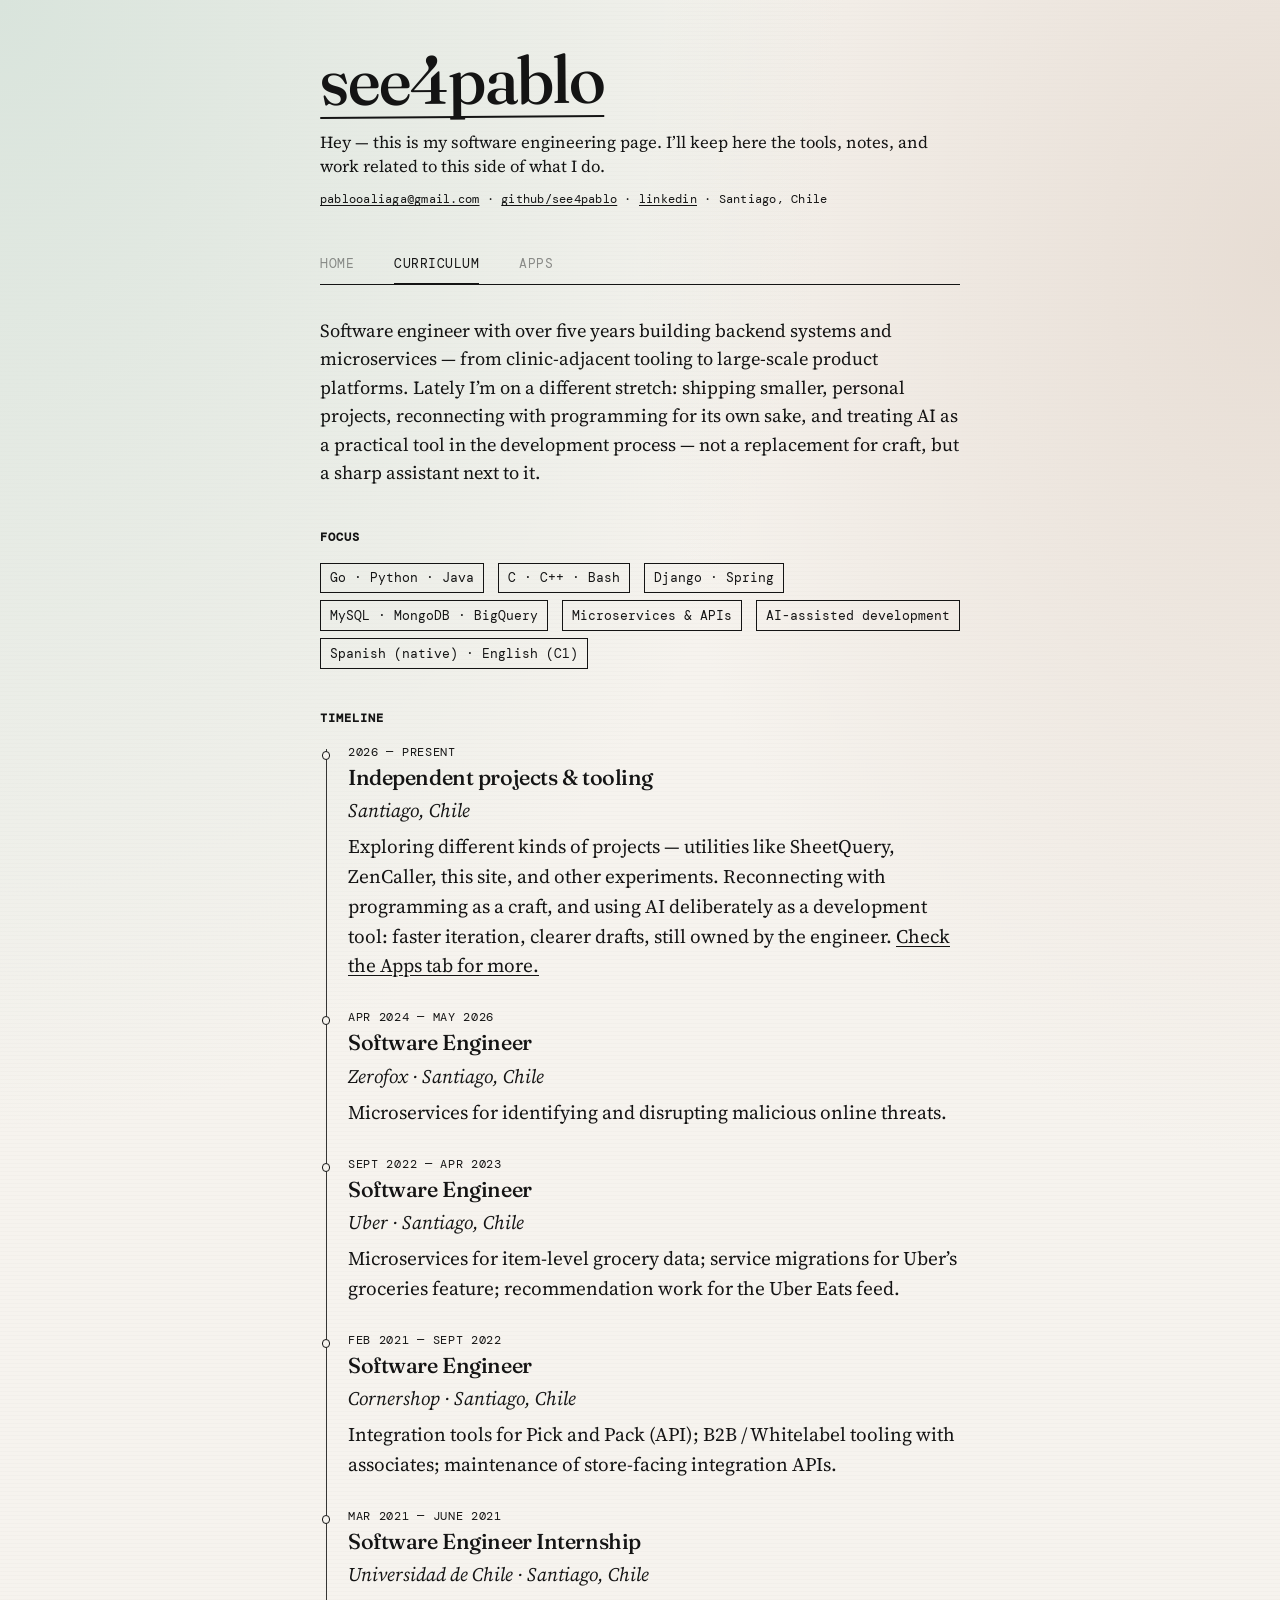
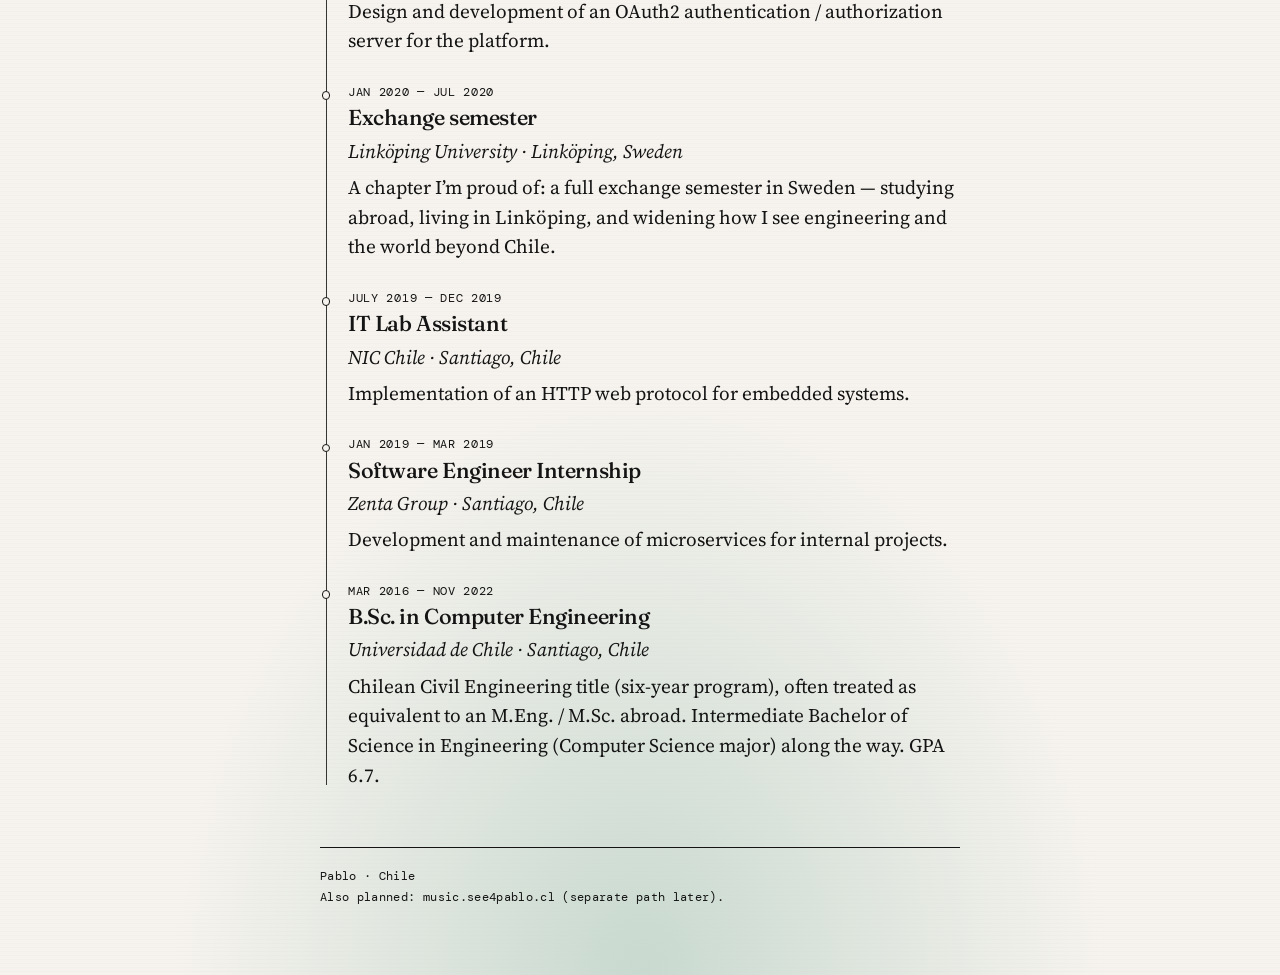
<file: index.html>
<!DOCTYPE html>
<html lang="en">
  <head>
    <meta charset="utf-8" />
    <meta name="viewport" content="width=device-width, initial-scale=1" />
    <title>see4pablo — software</title>
    <meta
      name="description"
      content="Pablo Aliaga — software engineer. Tools, curriculum, and notes from Chile."
    />
    <link rel="preconnect" href="https://fonts.googleapis.com" />
    <link rel="preconnect" href="https://fonts.gstatic.com" crossorigin />
    <link
      href="https://fonts.googleapis.com/css2?family=DM+Mono:wght@400;500&family=Fraunces:opsz,wght@9..144,400;9..144,500;9..144,600&family=Source+Serif+4:opsz,wght@8..60,400;8..60,500;8..60,600&display=swap"
      rel="stylesheet"
    />
    <link rel="stylesheet" href="assets/css/styles.css" />
    <link rel="stylesheet" href="assets/css/md3.css" />
  </head>
  <body class="md-body">
    <div class="site md-site">
      <header class="brand-block">
        <h1 class="brand"><span class="brand-mark">see4pablo</span></h1>
        <p class="tagline">
          Hey — this is my software engineering page. I’ll keep here the tools,
          notes, and work related to this side of what I do.
        </p>
        <p class="meta-row">
          <a href="mailto:pablooaliaga@gmail.com">pablooaliaga@gmail.com</a>
          ·
          <a
            href="https://github.com/see4pablo"
            rel="noopener noreferrer"
            >github/see4pablo</a
          >
          ·
          <a
            href="https://www.linkedin.com/in/pablo-aliaga"
            rel="noopener noreferrer"
            >linkedin</a
          >
          · Santiago, Chile
        </p>
      </header>

      <nav aria-label="Primary">
        <ul class="tabs" role="tablist">
          <li role="presentation">
            <button
              class="tab-btn"
              type="button"
              role="tab"
              id="tab-home"
              data-tab="home"
              aria-controls="panel-home"
              aria-selected="true"
            >
              Home
            </button>
          </li>
          <li role="presentation">
            <button
              class="tab-btn"
              type="button"
              role="tab"
              id="tab-cv"
              data-tab="cv"
              aria-controls="panel-cv"
              aria-selected="false"
            >
              Curriculum
            </button>
          </li>
          <li role="presentation">
            <button
              class="tab-btn"
              type="button"
              role="tab"
              id="tab-tools"
              data-tab="tools"
              aria-controls="panel-tools"
              aria-selected="false"
            >
              Apps
            </button>
          </li>
        </ul>
      </nav>

      <main>
        <section
          class="panel"
          id="panel-home"
          role="tabpanel"
          data-panel="home"
          aria-labelledby="tab-home"
        >
          <p class="lede">
            I’m Pablo, a software engineer. This site is a quiet home for that
            facet — curriculum, small tools I ship, and whatever else belongs
            next to the code. More coming over time.
          </p>
          <p class="meta-row">
            Start with
            <a href="?tab=cv">Curriculum</a>
            or
            <a href="?tab=tools">Useful tools</a>.
          </p>
        </section>

        <section
          class="panel"
          id="panel-cv"
          role="tabpanel"
          data-panel="cv"
          aria-labelledby="tab-cv"
          hidden
        >
          <p class="lede">
            Software engineer with over five years building backend systems and
            microservices — from clinic-adjacent tooling to large-scale product
            platforms. Lately I’m on a different stretch: shipping smaller,
            personal projects, reconnecting with programming for its own sake,
            and treating AI as a practical tool in the development process —
            not a replacement for craft, but a sharp assistant next to it.
          </p>

          <h2 class="section-label">Focus</h2>
          <ul class="skills">
            <li>Go · Python · Java</li>
            <li>C · C++ · Bash</li>
            <li>Django · Spring</li>
            <li>MySQL · MongoDB · BigQuery</li>
            <li>Microservices &amp; APIs</li>
            <li>AI-assisted development</li>
            <li>Spanish (native) · English (C1)</li>
          </ul>

          <h2 class="section-label">Timeline</h2>
          <ol class="timeline">
            <li class="timeline-item">
              <p class="timeline-when">2026 — present</p>
              <h3 class="timeline-title">Independent projects &amp; tooling</h3>
              <p class="timeline-place">Santiago, Chile</p>
              <p class="timeline-body">
                Exploring different kinds of projects — utilities like
                SheetQuery, ZenCaller, this site, and other experiments.
                Reconnecting with programming as a craft, and using AI
                deliberately as a development tool: faster iteration, clearer
                drafts, still owned by the engineer.
                <a href="?tab=tools">Check the Apps tab for more.</a>
              </p>
            </li>
            <li class="timeline-item">
              <p class="timeline-when">Apr 2024 — May 2026</p>
              <h3 class="timeline-title">Software Engineer</h3>
              <p class="timeline-place">Zerofox · Santiago, Chile</p>
              <p class="timeline-body">
                Microservices for identifying and disrupting malicious online
                threats.
              </p>
            </li>
            <li class="timeline-item">
              <p class="timeline-when">Sept 2022 — Apr 2023</p>
              <h3 class="timeline-title">Software Engineer</h3>
              <p class="timeline-place">Uber · Santiago, Chile</p>
              <p class="timeline-body">
                Microservices for item-level grocery data; service migrations
                for Uber’s groceries feature; recommendation work for the Uber
                Eats feed.
              </p>
            </li>
            <li class="timeline-item">
              <p class="timeline-when">Feb 2021 — Sept 2022</p>
              <h3 class="timeline-title">Software Engineer</h3>
              <p class="timeline-place">Cornershop · Santiago, Chile</p>
              <p class="timeline-body">
                Integration tools for Pick and Pack (API); B2B / Whitelabel
                tooling with associates; maintenance of store-facing
                integration APIs.
              </p>
            </li>
            <li class="timeline-item">
              <p class="timeline-when">Mar 2021 — June 2021</p>
              <h3 class="timeline-title">Software Engineer Internship</h3>
              <p class="timeline-place">Universidad de Chile · Santiago, Chile</p>
              <p class="timeline-body">
                Design and development of an OAuth2 authentication /
                authorization server for the platform.
              </p>
            </li>
            <li class="timeline-item">
              <p class="timeline-when">Jan 2020 — Jul 2020</p>
              <h3 class="timeline-title">Exchange semester</h3>
              <p class="timeline-place">Linköping University · Linköping, Sweden</p>
              <p class="timeline-body">
                A chapter I’m proud of: a full exchange semester in Sweden —
                studying abroad, living in Linköping, and widening how I see
                engineering and the world beyond Chile.
              </p>
            </li>
            <li class="timeline-item">
              <p class="timeline-when">July 2019 — Dec 2019</p>
              <h3 class="timeline-title">IT Lab Assistant</h3>
              <p class="timeline-place">NIC Chile · Santiago, Chile</p>
              <p class="timeline-body">
                Implementation of an HTTP web protocol for embedded systems.
              </p>
            </li>
            <li class="timeline-item">
              <p class="timeline-when">Jan 2019 — Mar 2019</p>
              <h3 class="timeline-title">Software Engineer Internship</h3>
              <p class="timeline-place">Zenta Group · Santiago, Chile</p>
              <p class="timeline-body">
                Development and maintenance of microservices for internal
                projects.
              </p>
            </li>
            <li class="timeline-item">
              <p class="timeline-when">Mar 2016 — Nov 2022</p>
              <h3 class="timeline-title">
                B.Sc. in Computer Engineering
              </h3>
              <p class="timeline-place">Universidad de Chile · Santiago, Chile</p>
              <p class="timeline-body">
                Chilean Civil Engineering title (six-year program), often
                treated as equivalent to an M.Eng. / M.Sc. abroad. Intermediate
                Bachelor of Science in Engineering (Computer Science major)
                along the way. GPA 6.7.
              </p>
            </li>
          </ol>
        </section>

        <section
          class="panel"
          id="panel-tools"
          role="tabpanel"
          data-panel="tools"
          aria-labelledby="tab-tools"
          hidden
        >
          <ul class="tool-list">
            <li class="tool">
              <h3>ZenCaller</h3>
              <p>
                Android call-screening app that blocks spam with ordered
                filters. Chile-focused presets for now (Subtel
                <code>600</code> / <code>809</code>); the engine can grow to
                other regions later. UI in Spanish and English.
              </p>
              <ul class="shot-row" aria-label="ZenCaller screenshots">
                <li>
                  <img
                    src="assets/screenshots/zencaller/home-not-zen.png"
                    alt="ZenCaller home — not in zen mode"
                    loading="lazy"
                  />
                </li>
                <li>
                  <img
                    src="assets/screenshots/zencaller/home-zen.png"
                    alt="ZenCaller home — zen mode"
                    loading="lazy"
                  />
                </li>
                <li>
                  <img
                    src="assets/screenshots/zencaller/filters.png"
                    alt="ZenCaller filters screen"
                    loading="lazy"
                  />
                </li>
              </ul>
              <div class="tool-links">
                <a
                  href="https://github.com/see4pablo/zencaller/releases/latest/download/zencaller.apk"
                  rel="noopener noreferrer"
                  >Download APK</a
                >
                <a
                  href="https://github.com/see4pablo/zencaller"
                  rel="noopener noreferrer"
                  >Source on GitHub</a
                >
                <a
                  href="https://github.com/see4pablo/zencaller/releases/tag/v1.0.0"
                  rel="noopener noreferrer"
                  >Release v1.0.0</a
                >
              </div>
            </li>
            <li class="tool">
              <h3>SheetQuery</h3>
              <p>
                Filter a spreadsheet on your computer, type short expressions,
                paste age-and-sex counts into Excel or Sheets. Nothing uploads
                here.
              </p>
              <div class="sq-demo">
                <p class="sq-label">Input</p>
                <div class="table-scroll">
                  <table class="sq-out-table">
                    <thead>
                      <tr>
                        <th scope="col">Name</th>
                        <th scope="col">Age</th>
                        <th scope="col">Sex</th>
                        <th scope="col">Diabetes</th>
                        <th scope="col">Smoker</th>
                      </tr>
                    </thead>
                    <tbody>
                      <tr>
                        <td>Ana Pérez</td>
                        <td>42</td>
                        <td>F</td>
                        <td>YES</td>
                        <td>NO</td>
                      </tr>
                      <tr>
                        <td>Luis Soto</td>
                        <td>43</td>
                        <td>M</td>
                        <td>YES</td>
                        <td>YES</td>
                      </tr>
                      <tr>
                        <td>Camila Ríos</td>
                        <td>41</td>
                        <td>F</td>
                        <td>NO</td>
                        <td>NO</td>
                      </tr>
                      <tr>
                        <td>Diego Vega</td>
                        <td>55</td>
                        <td>M</td>
                        <td>YES</td>
                        <td>NO</td>
                      </tr>
                    </tbody>
                  </table>
                </div>
                <p class="sq-label">Queries</p>
                <pre class="sq-block"><code>Diabetes = YES
Diabetes = YES AND Smoker = YES</code></pre>
                <p class="sq-label">Output <span>(CSV → paste into Excel)</span></p>
                <div class="table-scroll">
                  <table class="sq-out-table">
                    <thead>
                      <tr>
                        <th scope="col">Age</th>
                        <th scope="col" colspan="2">40-44</th>
                        <th scope="col" colspan="2">55-59</th>
                        <th scope="col">…</th>
                      </tr>
                      <tr>
                        <th scope="col">Query</th>
                        <th scope="col">M</th>
                        <th scope="col">F</th>
                        <th scope="col">M</th>
                        <th scope="col">F</th>
                        <th scope="col">…</th>
                      </tr>
                    </thead>
                    <tbody>
                      <tr>
                        <th scope="row">Diabetes = YES</th>
                        <td>1</td>
                        <td>1</td>
                        <td>1</td>
                        <td>0</td>
                        <td>…</td>
                      </tr>
                      <tr>
                        <th scope="row">Diabetes = YES AND Smoker = YES</th>
                        <td>1</td>
                        <td>0</td>
                        <td>0</td>
                        <td>0</td>
                        <td>…</td>
                      </tr>
                    </tbody>
                  </table>
                </div>
              </div>
              <div class="tool-links">
                <a href="sheetquery/">Run in the browser</a>
                <a
                  href="https://github.com/see4pablo/sheetquery"
                  rel="noopener noreferrer"
                  >Source on GitHub</a
                >
              </div>
            </li>
          </ul>
        </section>
      </main>

      <footer class="site-footer">
        <p>Pablo · Chile</p>
        <p>
          Also planned: <span>music.see4pablo.cl</span> (separate path later).
        </p>
      </footer>
    </div>
    <script src="assets/js/main.js"></script>
  </body>
</html>
</file>
<file: assets/css/styles.css>
/* see4pablo mainpage — pastel paper, flat black type */

:root {
  --paper: #f6f3ee;
  --paper-2: #eef2ef;
  --ink: #141414;
  --ink-soft: #141414;
  --line: #141414;
  --wash: #d9e4dc;
  --wash-2: #e7ddd4;
  --mint: #c8d9cf;
  --max: 42rem;
  --wide: 52rem;
  --pad: clamp(1.25rem, 4vw, 2.5rem);
  --font-display: "Fraunces", "Iowan Old Style", "Palatino Linotype", serif;
  --font-body: "Source Serif 4", "Iowan Old Style", "Palatino Linotype", serif;
  --font-ui: "DM Mono", "SFMono-Regular", ui-monospace, monospace;
}

*,
*::before,
*::after {
  box-sizing: border-box;
}

html {
  scroll-behavior: smooth;
}

body {
  margin: 0;
  min-height: 100vh;
  color: var(--ink);
  background-color: var(--paper);
  background-image:
    radial-gradient(ellipse 120% 80% at 0% 0%, var(--wash) 0%, transparent 55%),
    radial-gradient(ellipse 100% 70% at 100% 10%, var(--wash-2) 0%, transparent 50%),
    radial-gradient(ellipse 80% 50% at 50% 100%, var(--mint) 0%, transparent 45%),
    repeating-linear-gradient(
      0deg,
      transparent,
      transparent 3px,
      rgba(20, 20, 20, 0.015) 3px,
      rgba(20, 20, 20, 0.015) 4px
    );
  font-family: var(--font-body);
  font-size: clamp(1.05rem, 0.95rem + 0.35vw, 1.2rem);
  line-height: 1.55;
  font-weight: 400;
}

img {
  max-width: 100%;
  display: block;
}

a {
  color: var(--ink);
  text-decoration-thickness: 1px;
  text-underline-offset: 0.18em;
}

a:hover {
  text-decoration-thickness: 2px;
}

.site {
  width: min(100% - 2 * var(--pad), var(--wide));
  margin-left: auto;
  margin-right: auto;
  padding: clamp(1.5rem, 5vw, 3rem) 0 4rem;
}

/* Mainpage (.md-site) overrides width to 50% in md3.css */

/* —— brand / header —— */

.brand-block {
  margin-bottom: 2.25rem;
  animation: rise 0.7s ease-out both;
}

.brand {
  margin: 0;
  font-family: var(--font-display);
  font-size: clamp(2.6rem, 2rem + 3.5vw, 4.2rem);
  font-weight: 500;
  letter-spacing: -0.03em;
  line-height: 0.95;
  color: var(--ink);
}

.brand-mark {
  display: inline-block;
  border-bottom: 2px solid var(--ink);
  padding-bottom: 0.06em;
  transform: rotate(-0.4deg);
}

.tagline {
  margin: 0.85rem 0 0;
  max-width: 28rem;
  font-size: 1.05rem;
  line-height: 1.4;
}

.meta-row {
  margin-top: 0.75rem;
  font-family: var(--font-ui);
  font-size: 0.78rem;
  letter-spacing: 0.02em;
}

/* —— tabs —— */

.tabs {
  display: flex;
  flex-wrap: wrap;
  gap: 0.35rem 1.25rem;
  margin: 0 0 2rem;
  padding: 0;
  list-style: none;
  border-bottom: 1px solid var(--ink);
  animation: rise 0.7s ease-out 0.08s both;
}

.tab-btn {
  appearance: none;
  border: 0;
  background: transparent;
  padding: 0.55rem 0 0.7rem;
  margin: 0;
  font-family: var(--font-ui);
  font-size: 0.82rem;
  letter-spacing: 0.04em;
  text-transform: uppercase;
  color: var(--ink);
  cursor: pointer;
  opacity: 0.45;
  border-bottom: 2px solid transparent;
  margin-bottom: -1px;
  transition: opacity 0.2s ease, border-color 0.2s ease;
}

.tab-btn:hover,
.tab-btn[aria-selected="true"] {
  opacity: 1;
}

.tab-btn[aria-selected="true"] {
  border-bottom-color: var(--ink);
}

.panel[hidden] {
  display: none;
}

.panel {
  animation: fade-panel 0.35s ease both;
  max-width: var(--max);
}

/* —— CV —— */

.lede {
  margin: 0 0 1.75rem;
  font-size: 1.15rem;
}

.section-label {
  margin: 2.5rem 0 1rem;
  font-family: var(--font-ui);
  font-size: 0.75rem;
  letter-spacing: 0.08em;
  text-transform: uppercase;
}

.skills {
  margin: 0;
  padding: 0;
  list-style: none;
  display: flex;
  flex-wrap: wrap;
  gap: 0.45rem 0.9rem;
}

.skills li {
  font-family: var(--font-ui);
  font-size: 0.8rem;
  border: 1px solid var(--ink);
  padding: 0.28rem 0.55rem;
}

/* vertical timeline */

.timeline {
  margin: 0;
  padding: 0;
  list-style: none;
  position: relative;
}

.timeline::before {
  content: "";
  position: absolute;
  left: 0.35rem;
  top: 0.35rem;
  bottom: 0.35rem;
  width: 1px;
  background: var(--ink);
  opacity: 0.85;
}

.timeline-item {
  position: relative;
  padding: 0 0 1.75rem 1.75rem;
}

.timeline-item:last-child {
  padding-bottom: 0;
}

.timeline-item::before {
  content: "";
  position: absolute;
  left: 0.1rem;
  top: 0.45rem;
  width: 0.55rem;
  height: 0.55rem;
  border: 1.5px solid var(--ink);
  background: var(--paper);
  border-radius: 50%;
}

.timeline-when {
  margin: 0;
  font-family: var(--font-ui);
  font-size: 0.72rem;
  letter-spacing: 0.06em;
  text-transform: uppercase;
}

.timeline-title {
  margin: 0.2rem 0 0.35rem;
  font-family: var(--font-display);
  font-size: 1.35rem;
  font-weight: 500;
  letter-spacing: -0.02em;
  line-height: 1.2;
}

.timeline-place {
  margin: 0 0 0.4rem;
  font-style: italic;
}

.timeline-body {
  margin: 0;
}

.note {
  margin-top: 2rem;
  padding-top: 1rem;
  border-top: 1px dashed var(--ink);
  font-size: 0.95rem;
}

/* —— tools —— */

.tool-list {
  margin: 0;
  padding: 0;
  list-style: none;
  display: grid;
  gap: 1.25rem;
}

.tool {
  padding: 0;
  border: 0;
  background: transparent;
}

.tool h3 {
  margin: 0 0 0.4rem;
  font-family: var(--font-display);
  font-size: 1.6rem;
  font-weight: 500;
  letter-spacing: -0.02em;
}

.tool p {
  margin: 0 0 0.75rem;
  max-width: 34rem;
}

.tool-links {
  display: flex;
  flex-wrap: wrap;
  gap: 0.75rem 1.25rem;
  font-family: var(--font-ui);
  font-size: 0.8rem;
}

.shot-row {
  list-style: none;
  margin: 0.35rem auto 1.25rem;
  padding: 0;
  display: grid;
  grid-template-columns: 1fr 1fr 1fr;
  gap: clamp(0.4rem, 1.8vw, 0.85rem);
  width: 100%;
  max-width: 34rem;
  box-sizing: border-box;
}

.shot-row > li {
  min-width: 0;
  margin: 0;
  padding: 0;
}

.shot-row img {
  display: block;
  width: 100%;
  height: auto;
  border-radius: 0.4rem;
  filter: grayscale(1);
  opacity: 0.92;
}

.sq-demo {
  margin: 0 0 1rem;
  max-width: 28rem;
}

.sq-label {
  margin: 0.7rem 0 0.25rem;
  font-family: var(--font-ui);
  font-size: 0.7rem;
  letter-spacing: 0.08em;
  text-transform: uppercase;
}

.sq-label span {
  letter-spacing: 0.02em;
  text-transform: none;
  opacity: 0.65;
}

.sq-block {
  margin: 0;
  padding: 0.55rem 0.7rem;
  border: 1px solid var(--ink);
  background: rgba(246, 243, 238, 0.5);
  font-family: var(--font-ui);
  font-size: 0.72rem;
  line-height: 1.4;
  overflow-x: auto;
}

.sq-block code {
  font-family: inherit;
  white-space: pre;
}

.sq-hint {
  margin: 0.45rem 0 0;
  max-width: 32rem;
  font-size: 0.72rem;
  line-height: 1.4;
  opacity: 0.8;
}

.sq-hint.code,
.sq-hint code {
  font-family: var(--font-ui);
  font-size: 0.9em;
}

.sq-out-table thead tr:first-child th[colspan] {
  border-bottom: none;
}

.sq-out-table thead tr:last-child th {
  font-weight: 400;
  background: rgba(246, 243, 238, 0.55);
}

.table-scroll {
  overflow-x: auto;
  max-width: 100%;
  -webkit-overflow-scrolling: touch;
}

.sq-out-table {
  width: 100%;
  max-width: 28rem;
  border-collapse: collapse;
  font-family: var(--font-ui);
  font-size: 0.72rem;
  letter-spacing: 0.02em;
}

.sq-out-table th,
.sq-out-table td {
  border: 1px solid var(--ink);
  padding: 0.4rem 0.5rem;
  text-align: center;
  vertical-align: middle;
}

.sq-out-table thead th {
  font-weight: 500;
  background: rgba(200, 217, 207, 0.35);
}

.sq-out-table thead th span {
  display: block;
  margin-top: 0.15rem;
  font-weight: 400;
  opacity: 0.65;
  letter-spacing: 0.04em;
  text-transform: uppercase;
  font-size: 0.62rem;
}

.sq-out-table tbody th {
  text-align: left;
  font-weight: 400;
  white-space: nowrap;
}

/* —— sheetquery browser app —— */

.sq-web {
  margin: 0 0 2rem;
  max-width: 36rem;
}

.sq-block-section {
  margin: 0 0 1.75rem;
}

.sq-field,
.sq-field-label {
  display: grid;
  gap: 0.35rem;
  margin: 0 0 0.65rem;
  font-family: var(--font-ui);
  font-size: 0.72rem;
  letter-spacing: 0.06em;
  text-transform: uppercase;
}

.sq-field-label {
  margin-bottom: 0.55rem;
}

.sq-field em {
  font-style: normal;
  letter-spacing: 0.02em;
  text-transform: none;
  opacity: 0.55;
}

.sq-seg-row {
  display: grid;
  grid-template-columns: 1fr 1fr;
  gap: 0.5rem 1rem;
  margin: 0 0 0.85rem;
}

@media (max-width: 520px) {
  .sq-seg-row {
    grid-template-columns: 1fr;
  }

  .shot-row {
    max-width: 100%;
    gap: 0.35rem;
  }
}

.sq-field-inline {
  grid-template-columns: 1fr auto;
  align-items: center;
  gap: 0.75rem;
  margin-bottom: 0;
}

.sq-field-inline input[type="checkbox"] {
  width: 0.95rem;
  height: 0.95rem;
  accent-color: var(--ink);
  justify-self: end;
}

.sq-visually-hidden {
  position: absolute;
  width: 1px;
  height: 1px;
  padding: 0;
  margin: -1px;
  overflow: hidden;
  clip: rect(0, 0, 0, 0);
  white-space: nowrap;
  border: 0;
}

.sq-field input[type="file"],
.sq-field input[type="text"],
.sq-field textarea {
  font-family: var(--font-ui);
  font-size: 0.8rem;
  letter-spacing: 0.02em;
  text-transform: none;
  color: var(--ink);
  border: 1px solid var(--ink);
  background: rgba(246, 243, 238, 0.55);
  padding: 0.55rem 0.7rem;
}

.sq-field textarea {
  min-height: 8rem;
  resize: vertical;
  line-height: 1.45;
}

.sq-age-heads {
  display: grid;
  grid-template-columns: repeat(3, minmax(0, 1fr));
  gap: 0.45rem;
  margin: 0.15rem 0 0.35rem;
  font-family: var(--font-ui);
  font-size: 0.65rem;
  letter-spacing: 0.04em;
  text-transform: uppercase;
}

.sq-age-row {
  display: grid;
  grid-template-columns: repeat(3, minmax(0, 1fr));
  gap: 0.45rem;
  margin: 0 0 0.35rem;
}

.sq-age-row input {
  width: 100%;
  min-width: 0;
  font-family: var(--font-ui);
  font-size: 0.78rem;
  letter-spacing: 0.02em;
  color: var(--ink);
  border: 1px solid var(--ink);
  background: rgba(246, 243, 238, 0.55);
  padding: 0.4rem 0.45rem;
}

.sq-age-explain {
  margin: 0.35rem 0 0;
  min-height: 1.2em;
}

.sq-presets-label {
  margin: 0 0 0.4rem;
  font-family: var(--font-ui);
  font-size: 0.65rem;
  letter-spacing: 0.04em;
  text-transform: none;
  opacity: 0.65;
}

.sq-presets {
  display: flex;
  flex-wrap: wrap;
  gap: 0.45rem;
  margin: 0 0 0.85rem;
}

.sq-preset-btn {
  appearance: none;
  border: 1px solid var(--ink);
  border-radius: 0;
  background: transparent;
  color: var(--ink);
  font-family: var(--font-ui);
  font-size: 0.7rem;
  letter-spacing: 0.03em;
  min-width: 5.5rem;
  min-height: 2.4rem;
  padding: 0.45rem 0.65rem;
  cursor: pointer;
  transition: background 0.15s ease;
}

.sq-preset-btn:hover {
  background: rgba(200, 217, 207, 0.45);
}

.sq-dani-note {
  margin-top: 2rem;
  max-width: 36rem;
  opacity: 0.75;
}

.sq-actions {
  display: flex;
  flex-wrap: wrap;
  gap: 0.65rem;
  margin: 0 0 0.75rem;
}

.sq-run-btn,
.sq-dl-btn {
  appearance: none;
  border: 1.5px solid var(--ink);
  background: rgba(246, 243, 238, 0.65);
  color: var(--ink);
  font-family: var(--font-ui);
  font-size: 0.8rem;
  letter-spacing: 0.04em;
  text-transform: uppercase;
  padding: 0.55rem 0.95rem;
  cursor: pointer;
  transition: background 0.2s ease, transform 0.2s ease;
}

.sq-run-btn {
  display: inline-flex;
  align-items: center;
  justify-content: center;
  gap: 0.45rem;
  min-width: 7.5rem;
}

.sq-run-btn:hover,
.sq-dl-btn:hover {
  background: var(--mint);
  transform: translateY(-1px);
}

.sq-run-btn:disabled,
.sq-run-btn.is-loading {
  opacity: 0.7;
  cursor: wait;
  transform: none;
}

.sq-run-spinner {
  display: none;
  width: 0.85rem;
  height: 0.85rem;
  border: 1.5px solid var(--ink);
  border-right-color: transparent;
  border-radius: 50%;
  flex-shrink: 0;
  animation: sq-spin 0.7s linear infinite;
}

.sq-run-btn.is-loading .sq-run-spinner {
  display: inline-block;
}

@keyframes sq-spin {
  to {
    transform: rotate(360deg);
  }
}

@media (prefers-reduced-motion: reduce) {
  .sq-run-spinner {
    animation: none;
    border-right-color: var(--ink);
    opacity: 0.45;
  }
}

.sq-status {
  margin: 0 0 0.75rem;
  font-size: 0.95rem;
  min-height: 1.4em;
}

.sq-status[data-kind="ok"] {
  color: var(--ink);
}

.sq-status[data-kind="err"] {
  text-decoration: underline;
  text-decoration-style: wavy;
  text-underline-offset: 0.2em;
}

.sq-output {
  min-height: 4rem;
  max-height: 18rem;
  overflow: auto;
  white-space: pre;
}

.sq-output:empty {
  display: none;
}

/* —— sheetquery page —— */

.page-head {
  margin-bottom: 1.75rem;
  animation: rise 0.7s ease-out both;
}

.back {
  font-family: var(--font-ui);
  font-size: 0.78rem;
  letter-spacing: 0.04em;
  text-transform: uppercase;
  text-decoration: none;
  border-bottom: 1px solid var(--ink);
}

.back:hover {
  border-bottom-width: 2px;
}

.page-title {
  margin: 1rem 0 0.5rem;
  font-family: var(--font-display);
  font-size: clamp(2.2rem, 1.6rem + 2.5vw, 3.4rem);
  font-weight: 500;
  letter-spacing: -0.03em;
  line-height: 1;
}

.download-grid {
  display: grid;
  gap: 1rem;
  margin: 1.75rem 0;
  max-width: 28rem;
}

.download-btn {
  display: flex;
  align-items: baseline;
  justify-content: space-between;
  gap: 1rem;
  padding: 0.9rem 1rem;
  border: 1.5px solid var(--ink);
  background: rgba(246, 243, 238, 0.65);
  text-decoration: none;
  font-family: var(--font-ui);
  font-size: 0.85rem;
  letter-spacing: 0.03em;
  transition: background 0.2s ease, transform 0.2s ease;
}

.download-btn:hover {
  background: var(--mint);
  transform: translateY(-1px);
  text-decoration: none;
}

.download-btn.is-disabled,
.download-btn[aria-disabled="true"] {
  opacity: 0.4;
  pointer-events: none;
  transform: none;
}

.download-btn small {
  font-size: 0.7rem;
  letter-spacing: 0.04em;
  text-transform: uppercase;
}

.steps {
  margin: 1.5rem 0 0;
  padding-left: 1.2rem;
}

.steps li {
  margin-bottom: 0.45rem;
}

/* —— footer —— */

.site-footer {
  margin-top: 3.5rem;
  padding-top: 1rem;
  border-top: 1px solid var(--ink);
  font-family: var(--font-ui);
  font-size: 0.72rem;
  letter-spacing: 0.03em;
  max-width: var(--wide);
  animation: rise 0.7s ease-out 0.16s both;
}

.site-footer p {
  margin: 0.25rem 0;
}

/* —— motion —— */

@keyframes rise {
  from {
    opacity: 0;
    transform: translateY(0.6rem);
  }
  to {
    opacity: 1;
    transform: translateY(0);
  }
}

@keyframes fade-panel {
  from {
    opacity: 0;
    transform: translateY(0.35rem);
  }
  to {
    opacity: 1;
    transform: translateY(0);
  }
}

@media (prefers-reduced-motion: reduce) {
  *,
  *::before,
  *::after {
    animation: none !important;
    transition: none !important;
  }

  html {
    scroll-behavior: auto;
  }
}
</file>
<file: assets/css/md3.css>
/**
 * Light layout layer on top of styles.css.
 * Material-style centered body: ~50% of the viewport, formal fonts
 * from styles.css (Fraunces / Source Serif 4 / DM Mono).
 */

:root {
  --md-content-width: 50%;
  --md-shots: min(100%, 26rem);
}

body.md-body a {
  color: var(--ink);
}

/* Material body container: half the screen, centered */
.md-site.site,
.md-site {
  width: var(--md-content-width);
  max-width: none;
  margin-left: auto;
  margin-right: auto;
  padding: clamp(1.5rem, 5vw, 3rem) 0 4rem;
  box-sizing: border-box;
}

/* Compact (phone): use almost full width with side padding */
@media (max-width: 600px) {
  .md-site.site,
  .md-site {
    width: min(100% - 2rem, 100%);
  }
}

.md-site .brand-block,
.md-site .tabs,
.md-site .panel,
.md-site .page-head,
.md-site .site-footer {
  animation: rise 0.7s ease-out both;
  width: 100%;
  max-width: none;
  margin-left: 0;
  margin-right: 0;
}

.md-site .tabs {
  animation-delay: 0.08s;
}

.md-site .site-footer {
  animation-delay: 0.16s;
}

.md-site .brand {
  font-family: var(--font-display);
}

.md-site .brand-mark {
  transform: rotate(-0.4deg);
  border-bottom: 2px solid var(--ink);
}

.md-site .tagline,
.md-site .lede,
.md-site .timeline-body,
.md-site .tool > p {
  font-family: var(--font-body);
}

.md-site .meta-row,
.md-site .tab-btn,
.md-site .section-label,
.md-site .timeline-when,
.md-site .tool-links,
.md-site .site-footer {
  font-family: var(--font-ui);
}

/* Tabs: square underline, formal mono labels */
.md-site .tab-btn {
  text-transform: uppercase;
  letter-spacing: 0.04em;
  font-size: 0.82rem;
  border-radius: 0;
  padding: 0.55rem 0 0.7rem;
  margin-right: 1.25rem;
  opacity: 0.45;
  border-bottom: 2px solid transparent;
  background: transparent;
}

.md-site .tab-btn:hover,
.md-site .tab-btn[aria-selected="true"] {
  opacity: 1;
  background: transparent;
  color: var(--ink);
}

.md-site .tab-btn[aria-selected="true"] {
  border-bottom-color: var(--ink);
}

/* Skills / tags: square, not pills */
.md-site .skills li {
  border-radius: 0;
  background: transparent;
  border: 1px solid var(--ink);
  font-family: var(--font-ui);
  font-size: 0.8rem;
  padding: 0.28rem 0.55rem;
}

/* Tools: flat, no Material cards */
.md-site .tool-list {
  gap: 1.75rem;
}

.md-site .tool {
  background: transparent;
  border: 0;
  border-radius: 0;
  box-shadow: none;
  padding: 0;
}

.md-site .tool h3 {
  font-family: var(--font-display);
  font-size: 1.6rem;
  letter-spacing: -0.02em;
}

.md-site .tool > p {
  max-width: none;
  color: var(--ink);
}

.md-site .tagline {
  max-width: none;
}

/* Screenshots: 3 columns, centered within the 50% column */
.md-site .shot-row {
  list-style: none;
  margin: 0.5rem auto 1.25rem;
  padding: 0;
  display: grid;
  grid-template-columns: 1fr 1fr 1fr;
  gap: 0.55rem;
  width: 100%;
  max-width: var(--md-shots);
}

.md-site .shot-row > li {
  min-width: 0;
  margin: 0;
  padding: 0;
}

.md-site .shot-row img {
  display: block;
  width: 100%;
  height: auto;
  border-radius: 0;
  border: 1px solid var(--ink);
  filter: grayscale(1);
  opacity: 0.92;
  background: transparent;
}

@media (max-width: 520px) {
  .md-site .shot-row {
    max-width: min(22rem, 100%);
    gap: 0.35rem;
  }
}

/* Links: square outlined, formal — not pill buttons */
.md-site .tool-links {
  display: flex;
  flex-wrap: wrap;
  gap: 0.75rem 1.25rem;
  font-size: 0.8rem;
}

.md-site .tool-links a {
  display: inline;
  min-height: 0;
  padding: 0;
  border: 0;
  border-radius: 0;
  background: transparent;
  color: var(--ink);
  font-weight: 400;
  text-decoration: underline;
  text-decoration-thickness: 1px;
  text-underline-offset: 0.18em;
}

.md-site .tool-links a:hover {
  background: transparent;
  box-shadow: none;
  text-decoration-thickness: 2px;
}

.md-site .tool-links a:first-child {
  background: transparent;
  color: var(--ink);
  border: 0;
}

.md-site .tool-links a:first-child:hover {
  background: transparent;
  box-shadow: none;
}

.md-site .timeline-title,
.md-site .page-title {
  font-family: var(--font-display);
}

.md-site .back,
.md-site .sq-field,
.md-site .sq-field-label,
.md-site .sq-presets-label,
.md-site .sq-age-heads,
.md-site .sq-run-btn,
.md-site .sq-dl-btn,
.md-site .sq-preset-btn,
.md-site .sq-block,
.md-site .sq-out-table {
  font-family: var(--font-ui);
}

/* —— SheetQuery under the same Material body (50% centered) —— */

.md-site .sq-web,
.md-site .sq-demo,
.md-site .sq-dani-note,
.md-site .sq-hint,
.md-site .sq-out-table,
.md-site .download-grid {
  max-width: none;
  width: 100%;
}

.md-site .sq-field input[type="file"],
.md-site .sq-field input[type="text"],
.md-site .sq-field textarea,
.md-site .sq-age-row input,
.md-site .sq-preset-btn,
.md-site .sq-run-btn,
.md-site .sq-dl-btn,
.md-site .sq-block,
.md-site .download-btn {
  border-radius: 0;
}

.md-site .material-symbols-outlined {
  display: none;
}
</file>
